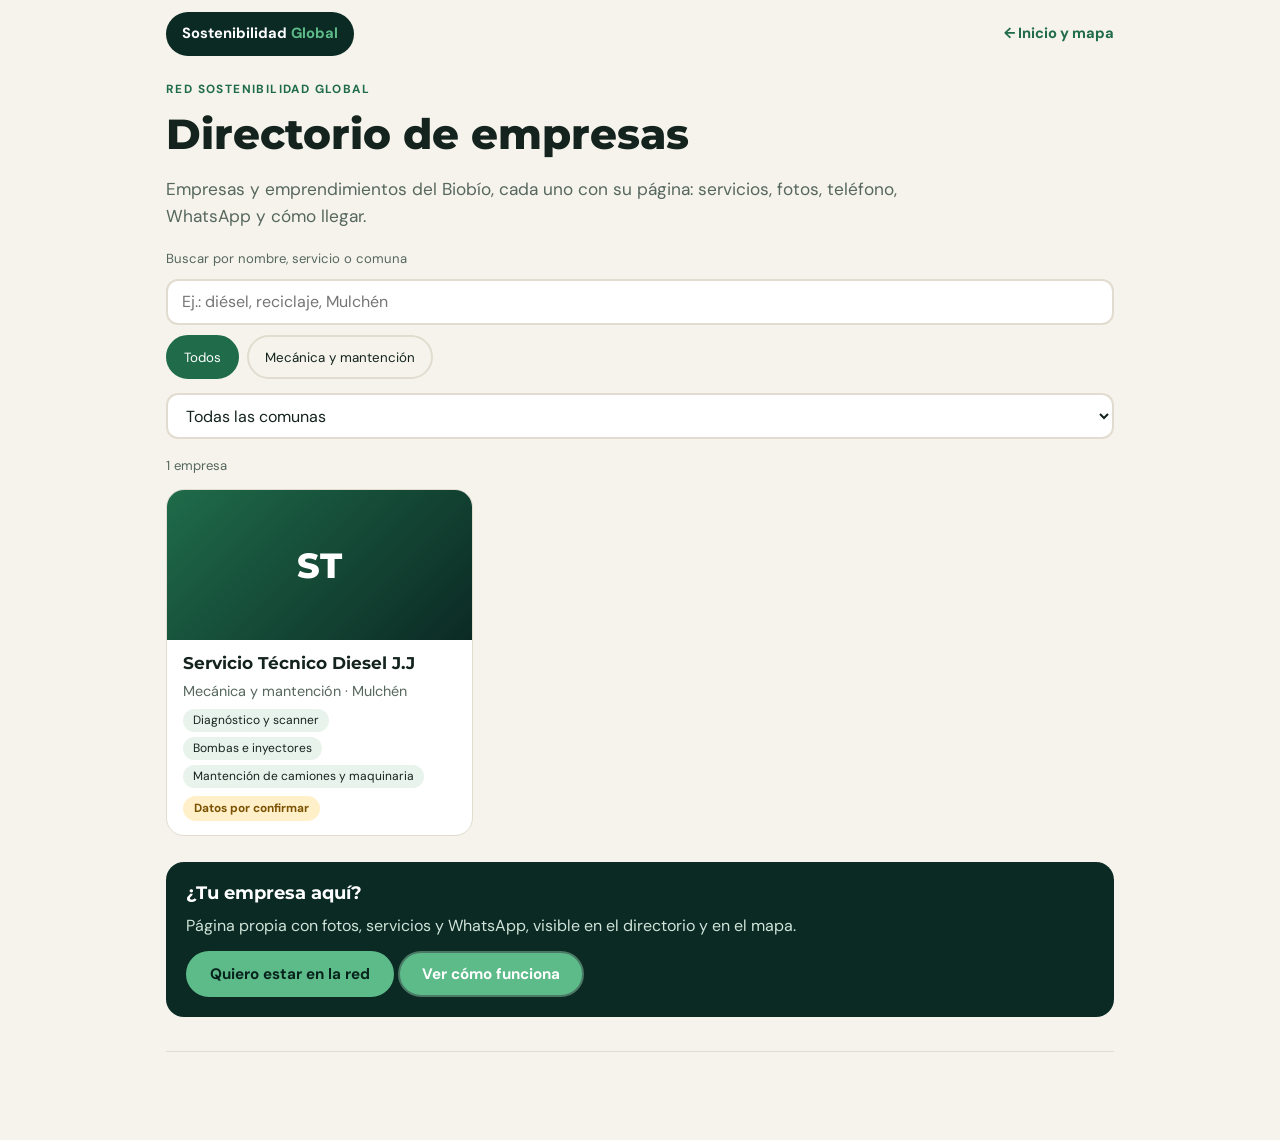
<file: directorio/index.html>
<!doctype html>
<html lang="es">
<head>
<meta charset="utf-8">
<meta name="viewport" content="width=device-width, initial-scale=1, viewport-fit=cover">
<title>Directorio de empresas del Biobío | Sostenibilidad Global</title>
<meta name="description" content="Empresas y emprendimientos de la Provincia de Biobío con página propia: busca por rubro, comuna o servicio.">
<meta property="og:title" content="Directorio de empresas del Biobío | Sostenibilidad Global">
<meta property="og:description" content="Empresas y emprendimientos de la Provincia de Biobío con página propia: busca por rubro, comuna o servicio.">
<meta property="og:type" content="website">

<link rel="icon" href="data:image/svg+xml,%3Csvg xmlns=%22http://www.w3.org/2000/svg%22 viewBox=%220 0 100 100%22%3E%3Ctext y=%22.9em%22 font-size=%2290%22%3E🌿%3C/text%3E%3C/svg%3E">
<link rel="preconnect" href="https://fonts.googleapis.com">
<link rel="stylesheet" href="https://fonts.googleapis.com/css2?family=DM+Sans:wght@400;500;700&family=Montserrat:wght@600;700;800&display=swap">

<link rel="stylesheet" href="../assets/css/ficha.css">
</head>
<body>
<!-- generado por tools/generar.py: no editar a mano, se regenera -->
<header class="top"><a class="brand" href="../">Sostenibilidad <b>Global</b></a><a href="../">← Inicio y mapa</a></header>
<main class="w" id="dir">
<p class="ey">Red Sostenibilidad Global</p>
<h1>Directorio de empresas</h1>
<p class="lead">Empresas y emprendimientos del Biobío, cada uno con su página: servicios, fotos, teléfono, WhatsApp y cómo llegar.</p>
<div class="fl">
<label class="nota" for="q">Buscar por nombre, servicio o comuna</label>
<input id="q" type="search" placeholder="Ej.: diésel, reciclaje, Mulchén" autocomplete="off">
<div class="chips" id="rb" role="group" aria-label="Filtrar por rubro"><button type="button" data-r="" aria-pressed="true">Todos</button><button type="button" data-r="mecanica" aria-pressed="false">Mecánica y mantención</button></div>
<select id="co" aria-label="Filtrar por comuna"><option value="">Todas las comunas</option><option>Mulchén</option></select>
</div>
<p class="nota" id="dcount" aria-live="polite"></p>
<div class="grid"><a class="emp" data-ev="ficha/diesel-jj/directorio" href="../empresas/diesel-jj/" data-rubro="mecanica" data-comuna="Mulchén" data-texto="Servicio Técnico Diesel J.J Motores y maquinaria diésel Mecánica y mantención Mulchén Taller especializado en motores diésel para camiones, maquinaria agrícola y forestal. Diagnóstico, reparación y atención en terreno en Mulchén y alrededores. Diagnóstico y scanner Bombas e inyectores Mantención de camiones y maquinaria Servicio en terreno Residuos del taller"><div class="ph" aria-hidden="true">ST</div><div class="b"><h3>Servicio Técnico Diesel J.J</h3><p>Mecánica y mantención · Mulchén</p><div class="tags"><span>Diagnóstico y scanner</span><span>Bombas e inyectores</span><span>Mantención de camiones y maquinaria</span></div><div><span class="bd pr">Datos por confirmar</span></div></div></a></div>
<div class="vacio" id="vacio" hidden>No encontramos empresas con ese filtro. Prueba con otra palabra o quita un filtro.</div>
<section class="unete"><h2>¿Tu empresa aquí?</h2><p>Página propia con fotos, servicios y WhatsApp, visible en el directorio y en el mapa.</p>
<a class="btn" data-ev="wa/sitio/directorio" href="https://wa.me/56985947020?text=Hola%2C%20quiero%20que%20mi%20empresa%20aparezca%20en%20el%20directorio%20de%20Sostenibilidad%20Global.%0A%0A%28Origen%3A%20directorio%29" target="_blank" rel="noopener">Quiero estar en la red</a> <a class="btn alt" style="color:#fff;border-color:#4a7a66" href="../index.html#empresas">Ver cómo funciona</a></section>
<p class="foot"><small id="visitas" class="vis" hidden></small></p>
</main>
<script src="../assets/js/comun.js"></script>
<script src="../assets/js/ficha.js"></script>
<script src="../assets/js/contador.js" data-config="../data/config.json" defer></script>
</body>
</html>
</file>
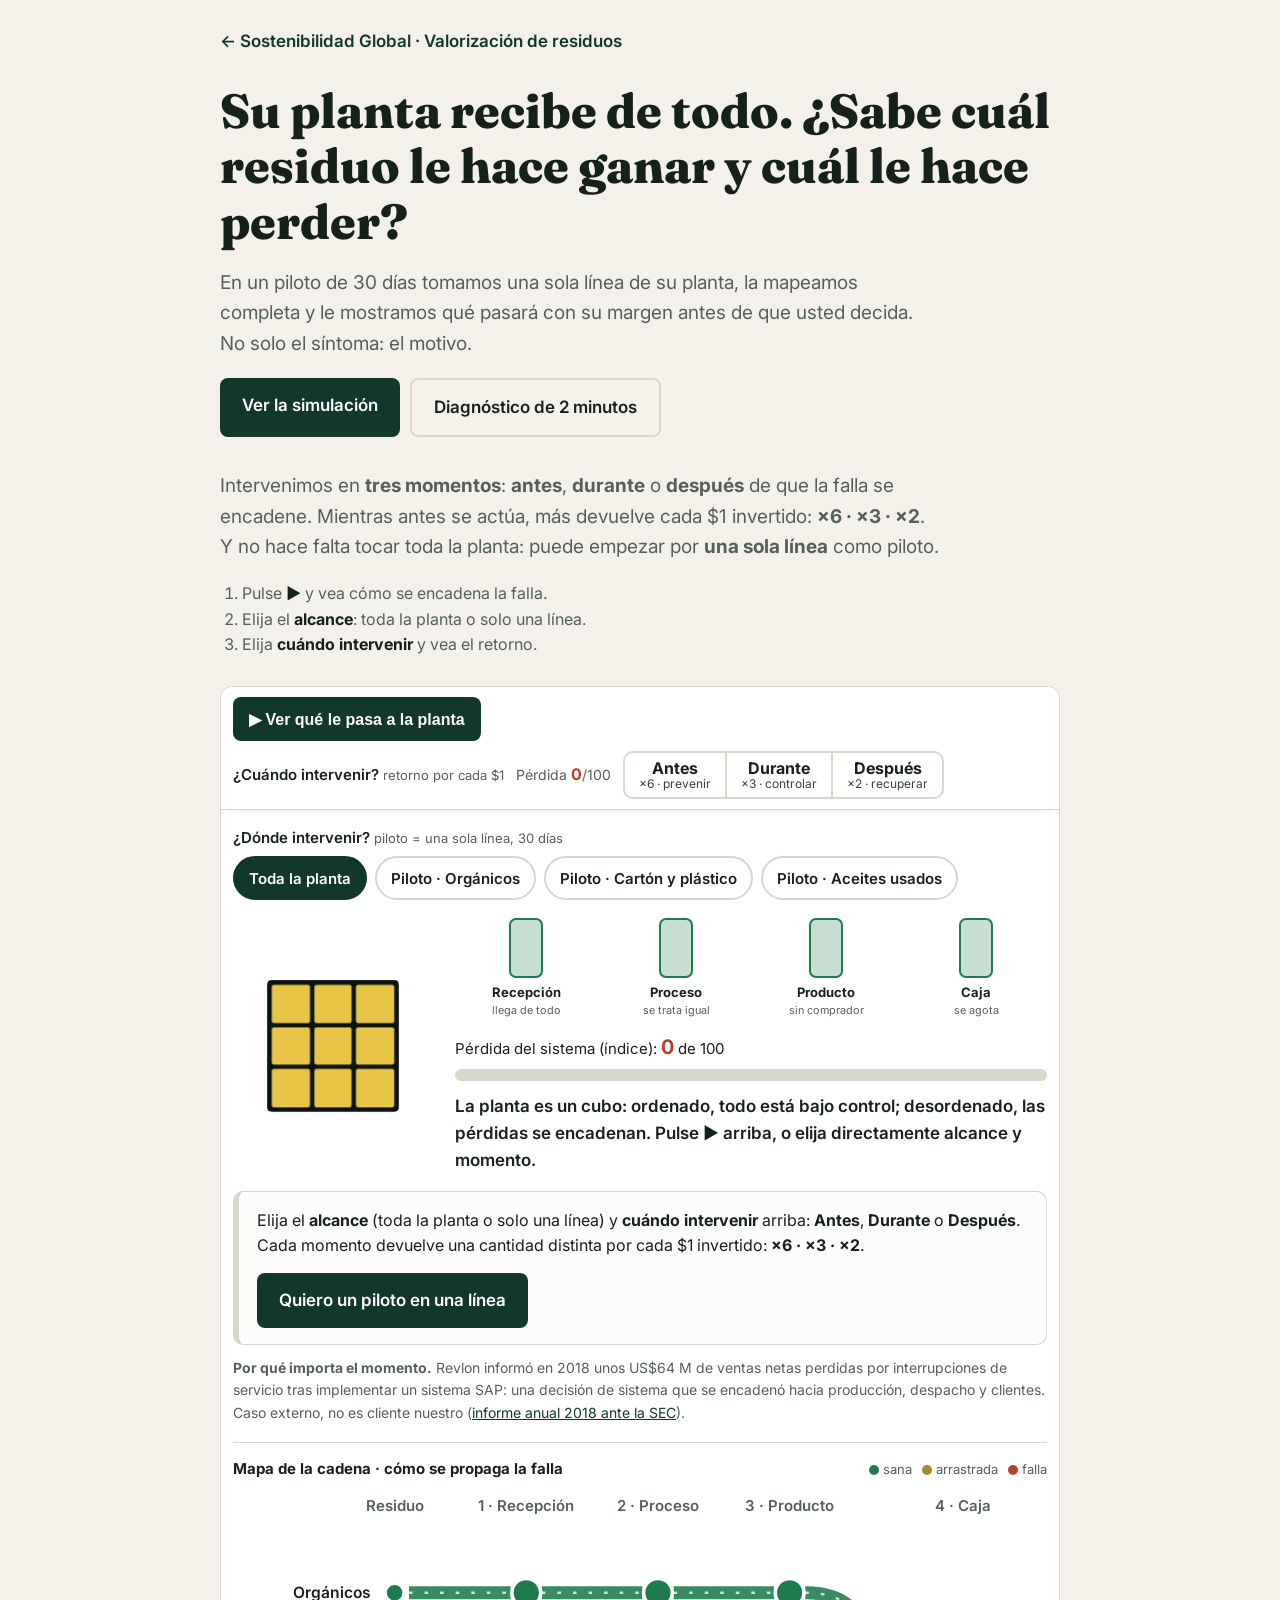
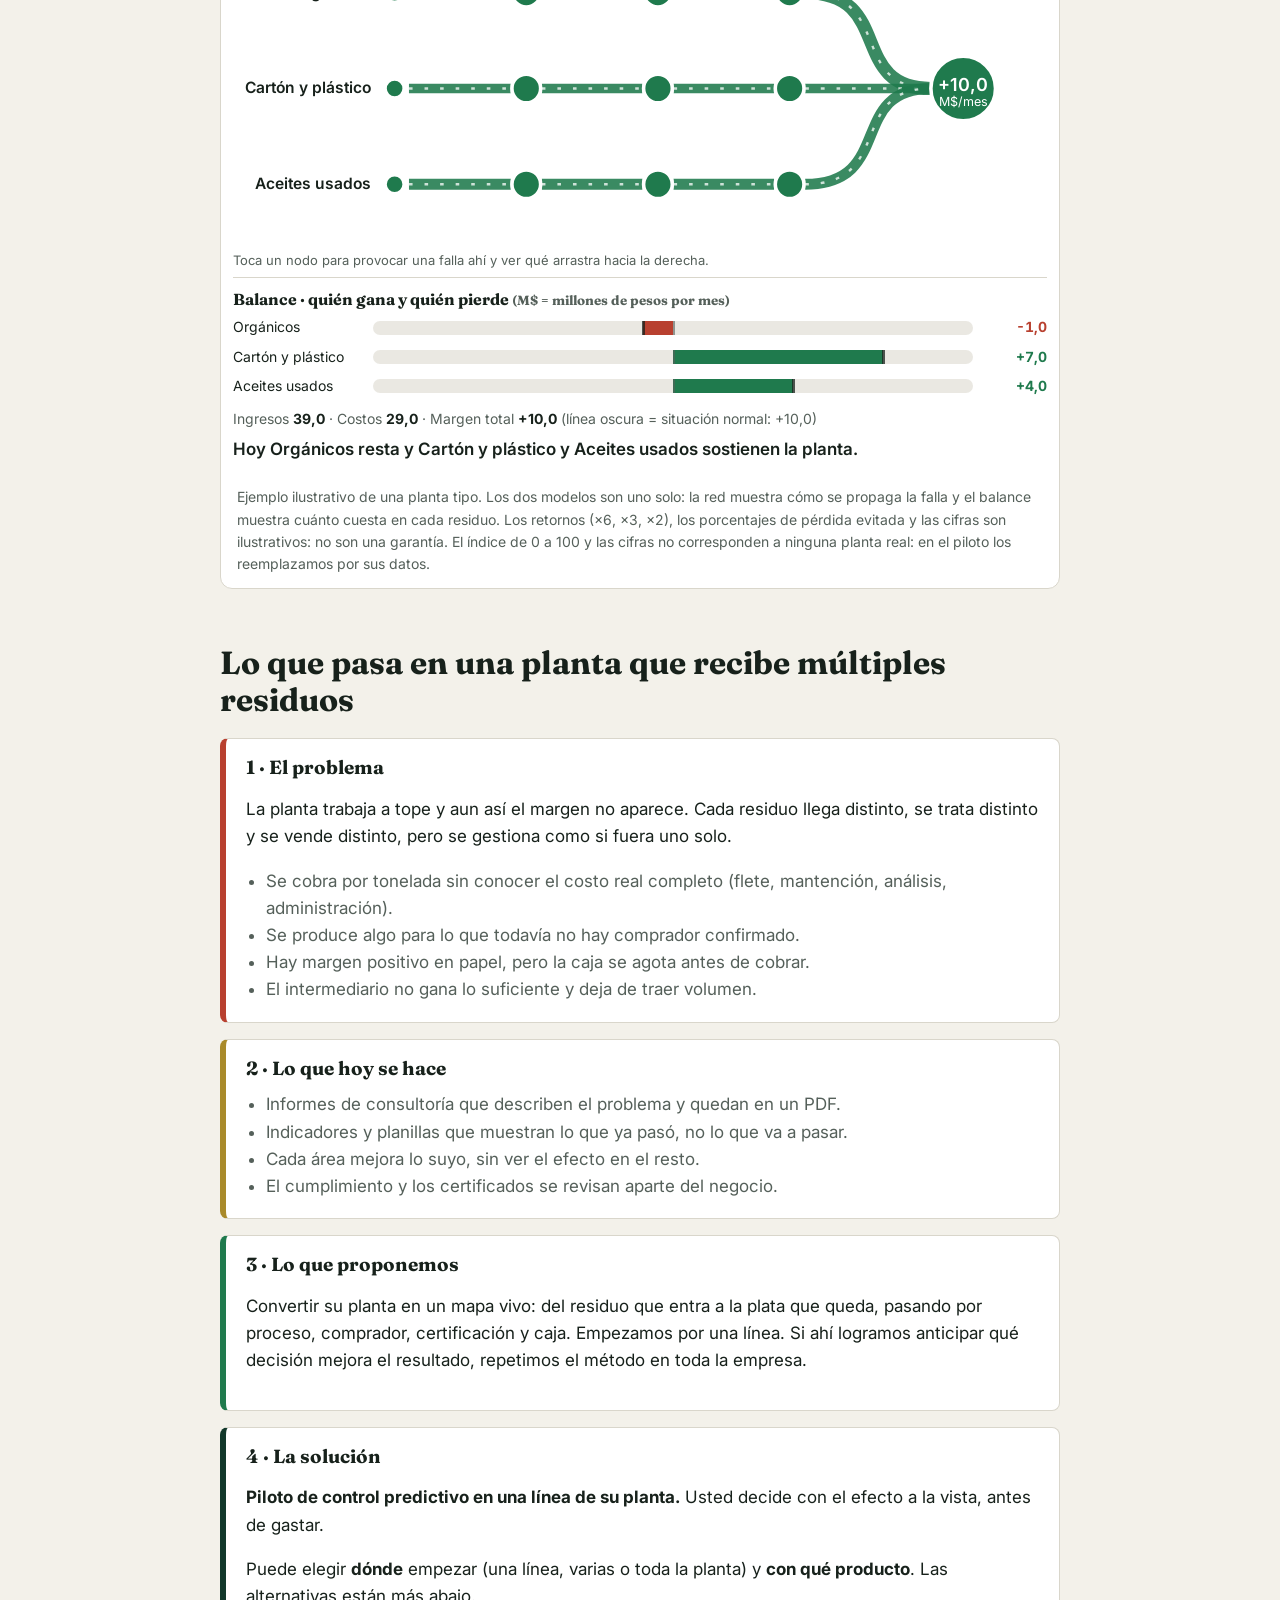
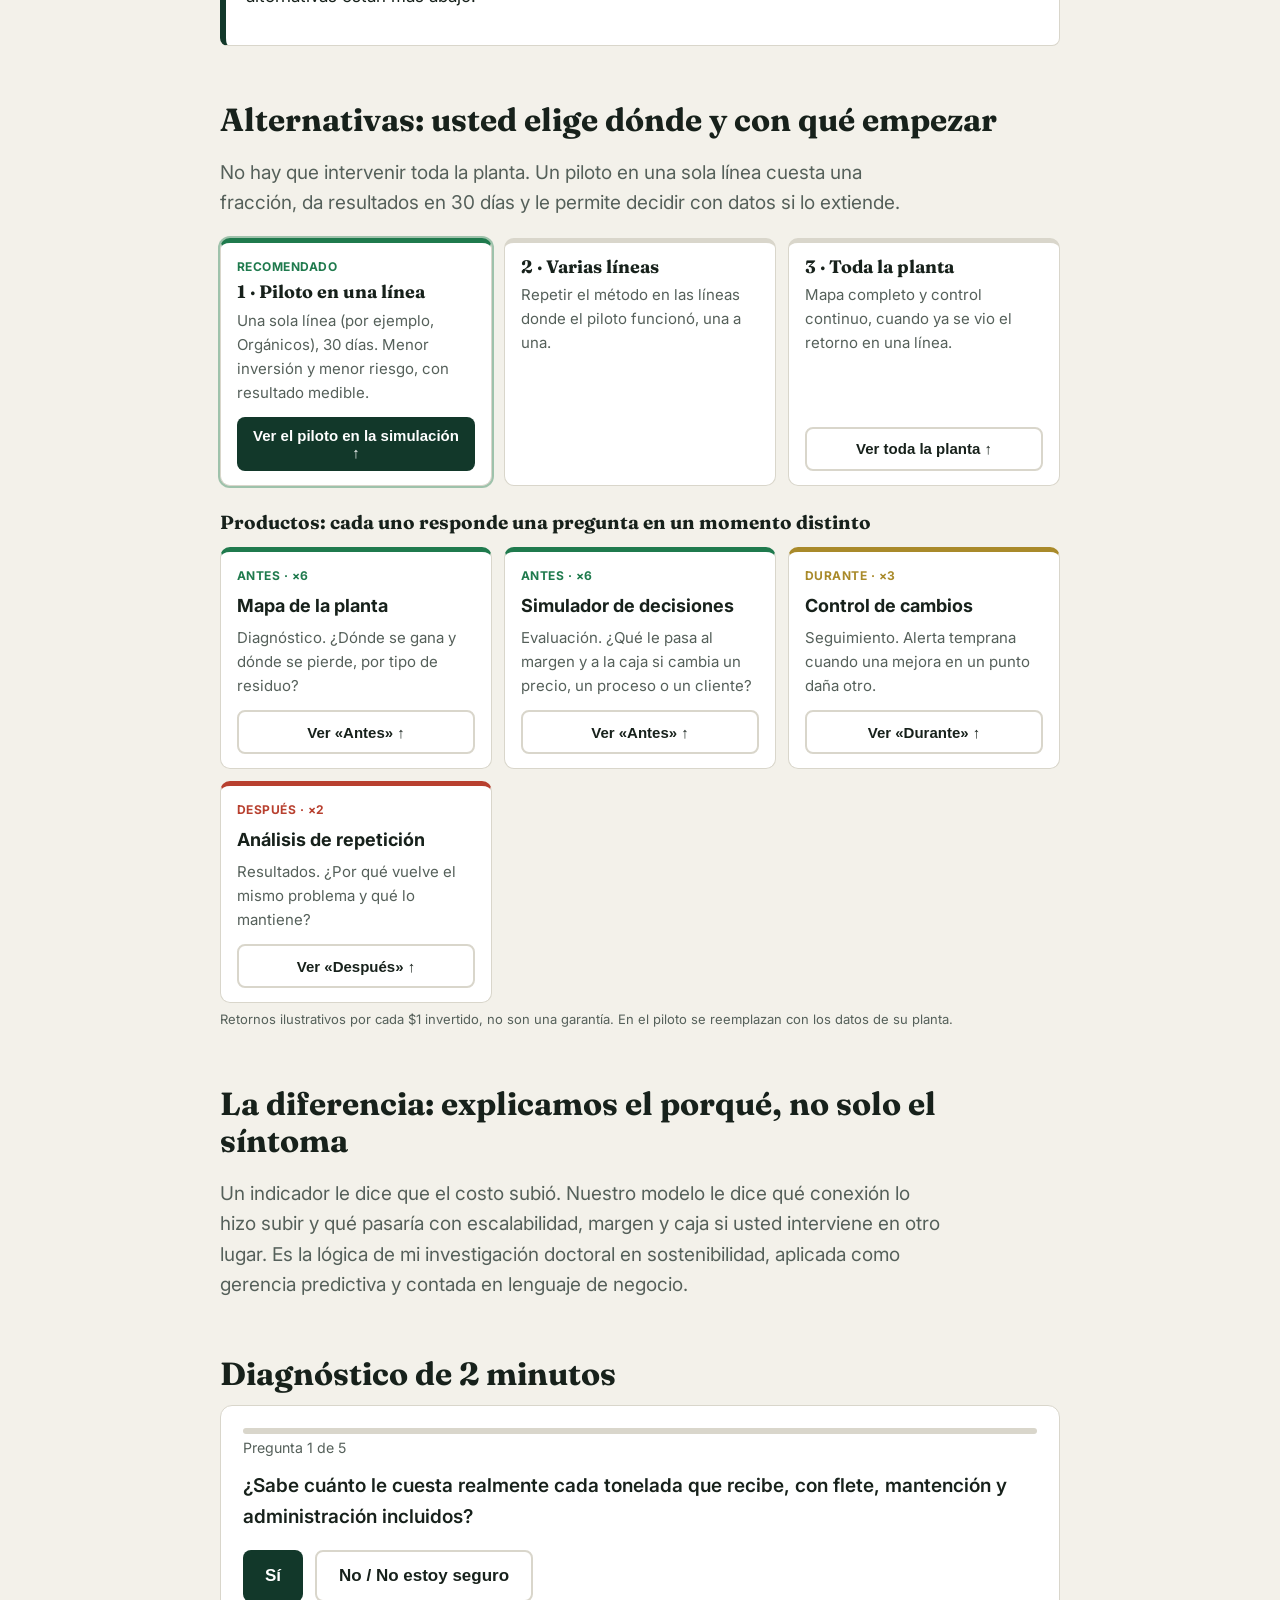
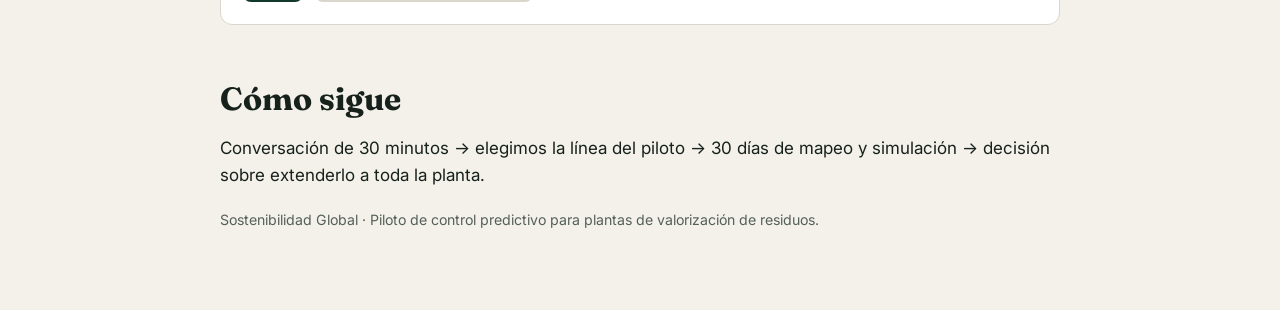
<file: valorizacion/index.html>
<!doctype html>
<html lang="es">
<head>
<meta charset="utf-8">
<meta name="viewport" content="width=device-width, initial-scale=1, viewport-fit=cover">
<meta name="description" content="Piloto de control predictivo para plantas de valorización de residuos: mapa de pérdidas y ganancias por residuo."><title>Sostenibilidad Global · Piloto predictivo para plantas de valorización</title>
<link rel="stylesheet" href="https://fonts.googleapis.com/css2?family=Fraunces:wght@600;800&family=Inter:wght@400;600&display=swap">
<style>
:root{--bg:#f3f1ea;--tx:#17211b;--mu:#55605a;--card:#fff;--ln:#d9d6cb;--g:#1f7a4d;--r:#b8402f;--ink:#12382a;--on:#fff;--am:#a98a2a}
@media (prefers-color-scheme:dark){:root:not([data-theme="light"]){--bg:#0f1713;--tx:#eef1ec;--mu:#a3b0a8;--card:#18231d;--ln:#2c3a32;--g:#4cc58a;--r:#ef7b6a;--ink:#4cc58a;--on:#0f1713;--am:#d9b94a}}
:root[data-theme="dark"]{--bg:#0f1713;--tx:#eef1ec;--mu:#a3b0a8;--card:#18231d;--ln:#2c3a32;--g:#4cc58a;--r:#ef7b6a;--ink:#4cc58a;--on:#0f1713;--am:#d9b94a}
*{box-sizing:border-box}
:root{padding-top:env(safe-area-inset-top,0px);padding-bottom:env(safe-area-inset-bottom,0px)}
html{scroll-padding-top:env(safe-area-inset-top,0px)}
body{margin:0;background:var(--bg);color:var(--tx);font:17px/1.6 Inter,system-ui,sans-serif}
.w{max-width:880px;margin:0 auto;padding:28px 20px 60px}
h1,h2,h3{font-family:Fraunces,Georgia,serif;line-height:1.15;margin:0 0 12px}
h1{font-size:clamp(30px,6vw,48px);font-weight:800}
h2{font-size:clamp(24px,4vw,32px);margin-top:56px}
h3{font-size:19px}
.lead{font-size:19px;color:var(--mu);max-width:60ch}
.brand{font-weight:600;color:var(--ink);margin-bottom:28px}
.btn{display:inline-block;background:var(--ink);color:var(--on);padding:14px 22px;border-radius:8px;font-weight:600;text-decoration:none;border:0;font-size:17px;cursor:pointer}
.btn.alt{background:transparent;color:var(--tx);border:2px solid var(--ln)}
.btn:focus-visible,button:focus-visible{outline:3px solid var(--g);outline-offset:3px}
.fig{background:var(--card);border:1px solid var(--ln);border-radius:12px;padding:12px;margin:28px 0;overflow-x:auto}
.fig svg{width:100%;min-width:560px;height:auto;display:block}
.cap{font-size:14px;color:var(--mu);margin:6px 4px 0}
.steps{display:grid;gap:16px;margin-top:20px}
.step{background:var(--card);border:1px solid var(--ln);border-left:6px solid var(--ln);border-radius:8px;padding:18px 20px}
.step.p{border-left-color:var(--r)}.step.h{border-left-color:#a98a2a}.step.q{border-left-color:var(--g)}.step.s{border-left-color:var(--ink)}
.step ul{margin:8px 0 0;padding-left:20px;color:var(--mu)}
.prod{display:grid;gap:12px;grid-template-columns:repeat(auto-fit,minmax(230px,1fr));margin-top:14px}
.prod div{background:var(--card);border:1px solid var(--ln);border-radius:8px;padding:14px}
.prod b{display:block;color:var(--ink)}
.q-box{background:var(--card);border:1px solid var(--ln);border-radius:12px;padding:22px}
.q-box p.q{font-weight:600;font-size:19px;margin:10px 0 18px}
.q-box .row{display:flex;gap:12px;flex-wrap:wrap}
.bar{height:6px;background:var(--ln);border-radius:3px;overflow:hidden}.bar i{display:block;height:100%;background:var(--g);width:0;transition:width .3s}
.res{display:none}.res.on{display:block}
small{color:var(--mu)}
@media (prefers-reduced-motion:reduce){.bar i{transition:none}}
.lab-row{display:grid;grid-template-columns:200px 1fr;gap:22px;align-items:center}
@media(max-width:600px){.lab-row{grid-template-columns:1fr}}
.cubebox{height:190px;display:grid;place-items:center;perspective:700px}
.cube{--s:120px;position:relative;width:var(--s);height:var(--s);transform-style:preserve-3d;animation:spin 14s linear infinite}
@keyframes spin{from{transform:rotateX(-24deg) rotateY(0)}to{transform:rotateX(-24deg) rotateY(360deg)}}
.face{position:absolute;inset:0;display:grid;grid:repeat(3,1fr)/repeat(3,1fr);gap:4px;padding:4px;background:#0a1410;border-radius:5px;transition:transform .9s}
.face:nth-child(1){transform:translateZ(60px) rotate(var(--tw,0deg))}.face:nth-child(2){transform:rotateY(90deg) translateZ(60px) rotate(var(--tw,0deg))}
.face:nth-child(3){transform:rotateY(180deg) translateZ(60px) rotate(var(--tw,0deg))}.face:nth-child(4){transform:rotateY(-90deg) translateZ(60px) rotate(var(--tw,0deg))}
.face:nth-child(5){transform:rotateX(90deg) translateZ(60px) rotate(var(--tw,0deg))}.face:nth-child(6){transform:rotateX(-90deg) translateZ(60px) rotate(var(--tw,0deg))}
.face i{border-radius:2px;transition:background .5s}
.pieces{display:grid;grid-template-columns:repeat(4,1fr);gap:8px;margin-bottom:14px}
.pc{text-align:center;font-size:13px;line-height:1.25}.pc b{display:block}.pc small{color:var(--mu)}
.tile{display:block;width:34px;height:60px;margin:0 auto 6px;border-radius:7px;border:2px solid var(--g);background:color-mix(in srgb,var(--g) 25%,var(--card));transform-origin:100% 100%;transition:transform .6s cubic-bezier(.5,0,.9,.6),border-color .4s,background .4s}
.pc.fell .tile{transform:rotate(62deg);border-color:var(--r);background:color-mix(in srgb,var(--r) 30%,var(--card))}
.lbl{font-size:15px;margin-bottom:6px}.lbl b{color:var(--r);font-size:20px}
.meter{position:relative;height:12px;border-radius:9px;background:var(--ln);overflow:hidden}
.meter i{position:absolute;top:0;left:0;height:100%;width:0;background:var(--r);transition:width .6s}
.meter .sv{background:repeating-linear-gradient(135deg,var(--g) 0 4px,transparent 4px 8px);transition:left .6s,width .6s}
.msg{min-height:3.2em;margin:12px 0 0;font-weight:600}
.ctl{position:sticky;top:0;z-index:20;margin:-12px -12px 16px;padding:10px 12px;background:var(--card);border-bottom:1px solid var(--ln);border-radius:12px 12px 0 0;display:flex;flex-wrap:wrap;gap:10px 16px;align-items:center;box-shadow:0 4px 10px -8px rgba(0,0,0,.35)}
.ctl .btn{padding:10px 16px;font-size:16px;min-height:44px}
.when{display:flex;flex-wrap:nowrap;align-items:center;gap:6px 12px}
.when .q{font-weight:600;font-size:15px}
.seg{display:inline-flex;border:2px solid var(--ln);border-radius:10px;overflow:hidden}
.seg button{font:600 16px Inter,system-ui,sans-serif;min-height:40px;min-width:84px;padding:6px 14px;background:transparent;color:var(--tx);border:0;cursor:pointer}
.seg button+button{border-left:2px solid var(--ln)}
.seg button[aria-pressed="true"]{background:var(--ink);color:var(--on)}
.seg button{display:flex;flex-direction:column;align-items:center;justify-content:center;line-height:1.15}
.seg button small{font-size:12px;font-weight:400;color:inherit;opacity:.85}
.when .q em{font-style:normal;font-weight:400;font-size:13px;color:var(--mu)}
.offer{margin:16px 0 0;padding:16px 18px;border:1px solid var(--ln);border-left:6px solid var(--oc,var(--ln));border-radius:10px;background:color-mix(in srgb,var(--oc,var(--ln)) 8%,var(--card))}
.of-n{font-size:16px}
.of-h{display:flex;flex-wrap:wrap;align-items:baseline;gap:4px 14px}
.of-x{font:800 clamp(40px,9vw,56px)/1 Fraunces,Georgia,serif;color:var(--oc)}
.of-t{font-size:16px;font-weight:600}
.of-k{display:grid;grid-template-columns:repeat(auto-fit,minmax(150px,1fr));gap:10px;margin:12px 0}
.of-k div{background:var(--card);border:1px solid var(--ln);border-radius:8px;padding:10px 12px;font-size:13px;color:var(--mu)}
.of-k b{display:block;font-size:20px;color:var(--tx);font-variant-numeric:tabular-nums}
.of-w{display:flex;flex-wrap:wrap;gap:8px;font-size:14px}
.of-w span{border:1px solid var(--oc);border-radius:999px;padding:4px 12px}
.of-w em{font-style:normal;color:var(--mu)}
.how{margin:0 0 6px;padding-left:22px;color:var(--mu);font-size:16px}.how b{color:var(--tx)}
.scope{margin:0 0 14px;display:grid;gap:6px}
.scope .q{font-weight:600;font-size:15px}.scope .q em{font-style:normal;font-weight:400;font-size:13px;color:var(--mu)}
.chips{display:flex;gap:8px;overflow-x:auto;-webkit-overflow-scrolling:touch;padding-bottom:4px}
.chips button{flex:0 0 auto;font:600 15px Inter,system-ui,sans-serif;min-height:44px;padding:6px 14px;border-radius:999px;border:2px solid var(--ln);background:transparent;color:var(--tx);cursor:pointer;white-space:nowrap}
.chips button[aria-pressed="true"]{background:var(--ink);color:var(--on);border-color:var(--ink)}
.chips button:focus-visible,.seg button:focus-visible{outline:3px solid var(--g);outline-offset:2px}
#net .band{fill:var(--g);opacity:.12}
#net .ln.pil{font-weight:800}
.of-p{margin:0 0 10px;font-size:14px}
.of-cta{margin-top:14px}
.of-cta .btn{display:block;text-align:center;width:100%}
@media(min-width:601px){.of-cta .btn{display:inline-block;width:auto}}
.alt3,.alt4{display:grid;gap:12px;margin-top:14px}
.alt3{grid-template-columns:repeat(auto-fit,minmax(230px,1fr))}.alt4{grid-template-columns:repeat(auto-fit,minmax(230px,1fr))}
.al{position:relative;background:var(--card);border:1px solid var(--ln);border-top:5px solid var(--c,var(--ln));border-radius:10px;padding:14px 16px;display:flex;flex-direction:column;gap:6px}
.al.rec{border-top-color:var(--g);box-shadow:0 0 0 2px color-mix(in srgb,var(--g) 40%,transparent)}
.al h3,.al b{margin:0;font-size:18px;color:var(--tx)}.al p{margin:0;color:var(--mu);font-size:15px;flex:1}
.al .btn{padding:10px 14px;font-size:15px;min-height:44px;margin-top:6px}
.tg{align-self:flex-start;font-size:12px;font-weight:700;letter-spacing:.04em;text-transform:uppercase;color:var(--c,var(--g))}
.ref{font-size:14px;color:var(--mu);margin:12px 0 0}.ref a{color:var(--ink)}
.vis{font-size:14px;color:var(--mu)}
.mini{font-size:14px;color:var(--mu)}.mini b{color:var(--r);font-size:16px}
@media(max-width:600px){
 .ctl{display:grid;gap:8px;padding:8px 10px;margin:-12px -12px 12px}
 .ctl .btn{width:100%;padding:8px 12px}
 .when{display:grid;grid-template-columns:1fr auto;gap:6px 10px}
 .when .q{font-size:14px}
 .mini{text-align:right}
 .seg{grid-column:1/-1;display:grid;grid-template-columns:repeat(3,1fr);width:100%}
 .seg button{min-width:0;min-height:44px;padding:6px 4px;font-size:15px}
}
@media(prefers-reduced-motion:reduce){.cube{animation:none}.tile,.face,.meter i{transition:none}}

.fig.lab{overflow:visible}.lab-row>*{min-width:0}.mh{display:none}@media(max-width:600px){.mh{display:inline}}.nets{overflow-x:auto;-webkit-overflow-scrolling:touch}
.net{margin-top:18px;border-top:1px solid var(--ln);padding-top:14px}
.net-h{display:flex;flex-wrap:wrap;gap:6px 16px;justify-content:space-between;align-items:baseline;font-size:15px;margin-bottom:4px}
.lg{font-size:13px;color:var(--mu)}.lg i{display:inline-block;width:10px;height:10px;border-radius:50%;margin:0 4px 0 10px;vertical-align:-1px}
.lg i.ok,.nd .c.ok{background:var(--g);fill:var(--g)}.lg i.ca{background:var(--am)}.lg i.fa{background:var(--r)}
#net{width:100%;min-width:600px;height:auto;display:block}
#net text{font:600 13px Inter,system-ui,sans-serif;fill:var(--tx)}
#net .hd{font-size:12.5px;fill:var(--mu);text-anchor:middle}
#net .ln{text-anchor:end;font-size:13px}
#net .eg{fill:none;stroke-linecap:butt;transition:stroke .5s,stroke-width .6s;opacity:.88}
#net .fw{fill:none;stroke:var(--card);stroke-width:2;stroke-dasharray:3 10;opacity:.75;animation:flow 1.6s linear infinite}
@keyframes flow{to{stroke-dashoffset:-13}}
#net .ok{stroke:var(--g)}#net .ca{stroke:var(--am)}#net .fa{stroke:var(--r)}
#net .nd{cursor:pointer;outline:none}
#net .nd .c{stroke:var(--card);stroke-width:3;transition:fill .5s}
#net .nd .c.ok{fill:var(--g)}#net .nd .c.ca{fill:var(--am)}#net .nd .c.fa{fill:var(--r)}
#net .nd .hit{fill:transparent}
#net .nd:hover .c,#net .nd:focus-visible .c{stroke:var(--tx)}
#net .cj{font-size:15px;text-anchor:middle;fill:#fff;pointer-events:none}#net .cu{font-size:10.5px;text-anchor:middle;fill:#fff;pointer-events:none;font-weight:400}
.bal{margin-top:6px;padding-top:12px;border-top:1px solid var(--ln)}
.bal h3{font-size:16px;margin:0 0 8px}
.br{display:grid;grid-template-columns:130px 1fr 64px;gap:10px;align-items:center;margin:7px 0;font-size:14px}
.bt{position:relative;height:14px;background:color-mix(in srgb,var(--ln) 55%,transparent);border-radius:7px;overflow:hidden}
.bt::after{content:"";position:absolute;left:50%;top:0;bottom:0;width:2px;background:var(--mu);opacity:.6}
.bt .fl{position:absolute;top:0;height:100%;transition:left .6s,width .6s,background .4s}
.bt .fl.p{background:var(--g)}.bt .fl.n{background:var(--r)}
.bt .bs0{position:absolute;top:-2px;bottom:-2px;width:3px;background:var(--tx);opacity:.75;z-index:1;border-radius:2px}
.bv{text-align:right;font-variant-numeric:tabular-nums}.bv.n{color:var(--r)}.bv.p{color:var(--g)}
.btot{margin:10px 0 0;font-size:14px;color:var(--mu)}.btot b{color:var(--tx)}
.bsum{margin:6px 0 0;font-weight:600;min-height:2.6em}
.hint{font-size:13px;color:var(--mu);margin:6px 0 0}
@media(max-width:600px){.br{grid-template-columns:96px 1fr 56px;font-size:13px}}
@media(prefers-reduced-motion:reduce){#net .fw{animation:none}#net .eg,#net .nd .c,.bt .fl{transition:none}}
</style>
</head>
<body>
<div class="w">
<div class="brand"><a href="../" style="color:inherit;text-decoration:none">← Sostenibilidad Global</a> · Valorización de residuos</div>

<h1>Su planta recibe de todo. ¿Sabe cuál residuo le hace ganar y cuál le hace perder?</h1>
<p class="lead">En un piloto de 30 días tomamos una sola línea de su planta, la mapeamos completa y le mostramos qué pasará con su margen antes de que usted decida. No solo el síntoma: el motivo.</p>
<p style="display:flex;flex-wrap:wrap;gap:10px"><a class="btn" href="#sim">Ver la simulación</a> <a class="btn alt" href="#diagnostico">Diagnóstico de 2 minutos</a></p>

<p class="lead" style="margin-top:34px">Intervenimos en <b>tres momentos</b>: <b>antes</b>, <b>durante</b> o <b>después</b> de que la falla se encadene. Mientras antes se actúa, más devuelve cada $1 invertido: <b>×6 · ×3 · ×2</b>. Y no hace falta tocar toda la planta: puede empezar por <b>una sola línea</b> como piloto.</p>
<ol class="how"><li>Pulse <b>▶</b> y vea cómo se encadena la falla.</li><li>Elija el <b>alcance</b>: toda la planta o solo una línea.</li><li>Elija <b>cuándo intervenir</b> y vea el retorno.</li></ol>
<div class="fig lab" id="sim">
<div class="ctl" role="group" aria-label="Controles de la simulación">
<button class="btn" id="play" type="button">▶ Ver qué le pasa a la planta</button>
<div class="when" id="when" role="group" aria-label="¿Cuándo intervenir?">
<span class="q">¿Cuándo intervenir? <em>retorno por cada $1</em></span><span class="mini" aria-hidden="true">Pérdida <b id="ix2">0</b>/100</span>
<span class="seg"><button type="button" data-m="a" aria-pressed="false"><b>Antes</b><small>×6 · prevenir</small></button><button type="button" data-m="d" aria-pressed="false"><b>Durante</b><small>×3 · controlar</small></button><button type="button" data-m="r" aria-pressed="false"><b>Después</b><small>×2 · recuperar</small></button></span>
</div>
</div>
<div class="scope" id="scope" role="group" aria-label="Alcance de la intervención">
<span class="q">¿Dónde intervenir? <em>piloto = una sola línea, 30 días</em></span>
<span class="chips"><button type="button" data-sc="all" aria-pressed="true">Toda la planta</button><button type="button" data-sc="0" aria-pressed="false">Piloto · Orgánicos</button><button type="button" data-sc="1" aria-pressed="false">Piloto · Cartón y plástico</button><button type="button" data-sc="2" aria-pressed="false">Piloto · Aceites usados</button></span>
</div>
<div class="lab-row">
<div class="cubebox" role="img" aria-label="Cubo de seis colores: ordenado cuando la planta está bajo control, desordenado cuando las pérdidas se encadenan"><div class="cube" id="cube"></div></div>
<div class="board">
<div class="pieces">
<div class="pc"><span class="tile"></span><b>Recepción</b><small>llega de todo</small></div>
<div class="pc"><span class="tile"></span><b>Proceso</b><small>se trata igual</small></div>
<div class="pc"><span class="tile"></span><b>Producto</b><small>sin comprador</small></div>
<div class="pc"><span class="tile"></span><b>Caja</b><small>se agota</small></div>
</div>
<div class="lbl">Pérdida del sistema (índice): <b id="ix">0</b> de 100</div>
<div class="meter"><i id="mi"></i><i class="sv" id="sv"></i></div>
<p class="msg" id="msg" aria-live="polite">La planta es un cubo: ordenado, todo está bajo control; desordenado, las pérdidas se encadenan. Pulse ▶ arriba, o elija directamente alcance y momento.</p>
</div>
</div>
<div class="offer" id="offer" aria-live="polite"></div>
<p class="ref"><b>Por qué importa el momento.</b> Revlon informó en 2018 unos US$64 M de ventas netas perdidas por interrupciones de servicio tras implementar un sistema SAP: una decisión de sistema que se encadenó hacia producción, despacho y clientes. Caso externo, no es cliente nuestro (<a href="https://www.sec.gov/Archives/edgar/data/887921/000088792119000004/rev201810-k.htm" target="_blank" rel="noopener">informe anual 2018 ante la SEC</a>).</p>
<div class="net">
<div class="net-h"><b>Mapa de la cadena · cómo se propaga la falla</b><span class="lg"><i class="ok"></i>sana<i class="ca"></i>arrastrada<i class="fa"></i>falla</span></div>
<div class="nets"><svg id="net" viewBox="0 0 680 300" role="group" aria-label="Red de la planta: tres residuos recorren recepción, proceso, producto y caja. Cada nodo se puede activar para simular una falla en ese punto."></svg></div>
<p class="hint">Toca un nodo para provocar una falla ahí y ver qué arrastra hacia la derecha.<span class="mh"> Desliza la red de lado para verla completa.</span></p>
</div>
<div class="bal"><h3>Balance · quién gana y quién pierde <small>(M$ = millones de pesos por mes)</small></h3>
<div id="bal"></div>
<p class="btot" id="btot"></p>
<p class="bsum" id="bsum"></p></div>
<p class="cap">Ejemplo ilustrativo de una planta tipo. Los dos modelos son uno solo: la red muestra cómo se propaga la falla y el balance muestra cuánto cuesta en cada residuo. Los retornos (×6, ×3, ×2), los porcentajes de pérdida evitada y las cifras son ilustrativos: no son una garantía. El índice de 0 a 100 y las cifras no corresponden a ninguna planta real: en el piloto los reemplazamos por sus datos.</p>
</div>

<h2>Lo que pasa en una planta que recibe múltiples residuos</h2>
<div class="steps">
<div class="step p"><h3>1 · El problema</h3>
<p>La planta trabaja a tope y aun así el margen no aparece. Cada residuo llega distinto, se trata distinto y se vende distinto, pero se gestiona como si fuera uno solo.</p>
<ul><li>Se cobra por tonelada sin conocer el costo real completo (flete, mantención, análisis, administración).</li>
<li>Se produce algo para lo que todavía no hay comprador confirmado.</li>
<li>Hay margen positivo en papel, pero la caja se agota antes de cobrar.</li>
<li>El intermediario no gana lo suficiente y deja de traer volumen.</li></ul></div>

<div class="step h"><h3>2 · Lo que hoy se hace</h3>
<ul><li>Informes de consultoría que describen el problema y quedan en un PDF.</li>
<li>Indicadores y planillas que muestran lo que ya pasó, no lo que va a pasar.</li>
<li>Cada área mejora lo suyo, sin ver el efecto en el resto.</li>
<li>El cumplimiento y los certificados se revisan aparte del negocio.</li></ul></div>

<div class="step q"><h3>3 · Lo que proponemos</h3>
<p>Convertir su planta en un mapa vivo: del residuo que entra a la plata que queda, pasando por proceso, comprador, certificación y caja. Empezamos por una línea. Si ahí logramos anticipar qué decisión mejora el resultado, repetimos el método en toda la empresa.</p></div>

<div class="step s"><h3>4 · La solución</h3>
<p><b>Piloto de control predictivo en una línea de su planta.</b> Usted decide con el efecto a la vista, antes de gastar.</p>
<p>Puede elegir <b>dónde</b> empezar (una línea, varias o toda la planta) y <b>con qué producto</b>. Las alternativas están más abajo.</p></div>
</div>

<h2 id="alternativas">Alternativas: usted elige dónde y con qué empezar</h2>
<p class="lead">No hay que intervenir toda la planta. Un piloto en una sola línea cuesta una fracción, da resultados en 30 días y le permite decidir con datos si lo extiende.</p>
<div class="alt3">
<div class="al rec"><span class="tg">Recomendado</span><h3>1 · Piloto en una línea</h3><p>Una sola línea (por ejemplo, Orgánicos), 30 días. Menor inversión y menor riesgo, con resultado medible.</p><button class="btn" type="button" data-go="pilot">Ver el piloto en la simulación ↑</button></div>
<div class="al"><h3>2 · Varias líneas</h3><p>Repetir el método en las líneas donde el piloto funcionó, una a una.</p></div>
<div class="al"><h3>3 · Toda la planta</h3><p>Mapa completo y control continuo, cuando ya se vio el retorno en una línea.</p><button class="btn alt" type="button" data-go="all">Ver toda la planta ↑</button></div>
</div>
<h3 style="margin-top:26px">Productos: cada uno responde una pregunta en un momento distinto</h3>
<div class="alt4">
<div class="al" style="--c:var(--g)"><span class="tg">Antes · ×6</span><b>Mapa de la planta</b><p>Diagnóstico. ¿Dónde se gana y dónde se pierde, por tipo de residuo?</p><button class="btn alt" type="button" data-go="a">Ver «Antes» ↑</button></div>
<div class="al" style="--c:var(--g)"><span class="tg">Antes · ×6</span><b>Simulador de decisiones</b><p>Evaluación. ¿Qué le pasa al margen y a la caja si cambia un precio, un proceso o un cliente?</p><button class="btn alt" type="button" data-go="a">Ver «Antes» ↑</button></div>
<div class="al" style="--c:var(--am)"><span class="tg">Durante · ×3</span><b>Control de cambios</b><p>Seguimiento. Alerta temprana cuando una mejora en un punto daña otro.</p><button class="btn alt" type="button" data-go="d">Ver «Durante» ↑</button></div>
<div class="al" style="--c:var(--r)"><span class="tg">Después · ×2</span><b>Análisis de repetición</b><p>Resultados. ¿Por qué vuelve el mismo problema y qué lo mantiene?</p><button class="btn alt" type="button" data-go="r">Ver «Después» ↑</button></div>
</div>
<p class="hint">Retornos ilustrativos por cada $1 invertido, no son una garantía. En el piloto se reemplazan con los datos de su planta.</p>

<h2>La diferencia: explicamos el porqué, no solo el síntoma</h2>
<p class="lead">Un indicador le dice que el costo subió. Nuestro modelo le dice qué conexión lo hizo subir y qué pasaría con escalabilidad, margen y caja si usted interviene en otro lugar. Es la lógica de mi investigación doctoral en sostenibilidad, aplicada como gerencia predictiva y contada en lenguaje de negocio.</p>

<h2 id="diagnostico">Diagnóstico de 2 minutos</h2>
<div class="q-box" id="quiz">
<div class="bar" aria-hidden="true"><i id="pb"></i></div>
<small id="pc"></small>
<p class="q" id="qt"></p>
<div class="row"><button class="btn" id="yes" type="button">Sí</button><button class="btn alt" id="no" type="button">No / No estoy seguro</button></div>
</div>
<div class="q-box res" id="res" aria-live="polite">
<h3 id="rt"></h3><p id="rp"></p>
<p><a class="btn" id="cta" data-ev="wa/sitio/diagnostico" href="https://wa.me/56985947020?text=Hola%2C%20hice%20el%20diagn%C3%B3stico%20y%20quiero%20conversar%20sobre%20el%20piloto%20en%20mi%20planta.%0A%0A(Origen%3A%20diagn%C3%B3stico%20de%20valorizaci%C3%B3n)" target="_blank" rel="noopener">Quiero el piloto en mi planta</a></p>
<small>También: <a href="mailto:sostenibilidadglobalspa@gmail.com">sostenibilidadglobalspa@gmail.com</a></small>
</div>

<h2>Cómo sigue</h2>
<p>Conversación de 30 minutos → elegimos la línea del piloto → 30 días de mapeo y simulación → decisión sobre extenderlo a toda la planta.</p>
<p class="vis" id="visitas" hidden></p>
<p><small>Sostenibilidad Global · Piloto de control predictivo para plantas de valorización de residuos.</small></p>
</div>
<script>
const Q=["¿Sabe cuánto le cuesta realmente cada tonelada que recibe, con flete, mantención y administración incluidos?","¿Sabe qué residuo le deja margen y cuál se lo come?","¿Tiene compradores confirmados para lo que produce?","¿Puede mostrar a un cliente, lote por lote, qué pasó con su residuo?","¿Puede anticipar qué pasa con su caja si cambia un proceso o un precio?"];
let i=0,no=0;
const $=id=>document.getElementById(id);
function show(){$("qt").textContent=Q[i];$("pc").textContent="Pregunta "+(i+1)+" de "+Q.length;$("pb").style.width=(i/Q.length*100)+"%"}
function ans(isNo){no+=isNo?1:0;i++;if(i<Q.length){show();return}
$("quiz").style.display="none";$("res").classList.add("on");
const t=no>=4?["Su planta probablemente opera a ciegas","Hay varios puntos donde hoy no puede ver el efecto de sus decisiones. Un piloto en una línea le daría el mapa y el control que falta."]:no>=2?["Tiene buena base, pero con puntos ciegos","Conoce parte de su negocio. El piloto conectaría lo que ya sabe y mostraría qué decisión mueve más el resultado."]:["Está más avanzado que la mayoría","Falta anticipar. El piloto le permitiría simular decisiones antes de tomarlas y escalar con control."];
$("rt").textContent=t[0];$("rp").textContent=t[1]}
$("yes").onclick=()=>ans(false);$("no").onclick=()=>ans(true);show();

(()=>{
const $=id=>document.getElementById(id);
/* ===== Cubo (desorden visual) ===== */
const COL=["#e8c547","#f4f4ef","#3aa6d8","#c77be0","#5b6bd6","#ee8a3a"],TH=[.15,.3,.45,.6,.75,.9],TW=[90,-90,180,90,-90,180];
let s=11;const rnd=()=>(s=s*16807%2147483647,(s-1)/2147483646);
const cube=$("cube"),sts=[],fc=[];
for(let f=0;f<6;f++){const el=document.createElement("div");el.className="face";fc.push({el,on:false});
for(let k=0;k<9;k++){const e=document.createElement("i"),o=COL.filter(c=>c!==COL[f]);
const st={e,a:COL[f],b:o[Math.floor(rnd()*o.length)],r:k===4?2:rnd(),on:false};e.style.background=st.a;sts.push(st);el.appendChild(e)}
cube.appendChild(el)}
const dis=d=>{sts.forEach(t=>{const x=t.r<d;if(x!==t.on){t.on=x;t.e.style.background=x?t.b:t.a}});
fc.forEach((f,j)=>{const x=d>TH[j];if(x!==f.on){f.on=x;f.el.style.setProperty("--tw",(x?TW[j]:0)+"deg")}})};

/* ===== Datos de la planta tipo (ilustrativos, M$ por mes) ===== */
const LANES=[{n:"Orgánicos",y:90,w:11,T:4,V:6,F:4,P:5},{n:"Cartón y plástico",y:170,w:8,T:3,V:12,F:2,P:4},{n:"Aceites usados",y:250,w:9,T:6,V:8,F:4,P:4}];
const ADMIN=2,X=[135,245,355,465],CJ={x:610,y:170,r:27};
const STAGE=["Recepción","Proceso","Producto","Caja"];
const AFF=[null,[1,1,1],[1,1,1],[1,0,1],[1,1,1]];          /* a qué residuos afecta cada etapa */
const nf=new Intl.NumberFormat("es-CL",{minimumFractionDigits:1,maximumFractionDigits:1,signDisplay:"exceptZero"});
const nz=new Intl.NumberFormat("es-CL",{minimumFractionDigits:1,maximumFractionDigits:1});

/* Un solo modelo: dada la lista de etapas caídas f[1..4], calcula flujos y balance por residuo */
function model(f){
 return LANES.map((L,i)=>{
  const v1=f[1]&&i===2?.85:1, y=f[2]?.85:1, sale=f[3]?[.5,1,.7][i]:1, cash=f[4]?.6:1;
  const ing=L.T*v1+L.V*v1*y*sale*cash;
  const cos=L.F*(f[1]?1.35:1)+L.P*(f[2]?1.15:1)*v1+ADMIN+(f[4]?1:0);
  return{ing,cos,m:ing-cos,seg:[1,v1,v1*y,v1*y*sale*cash]};
 });
}
const sum=a=>a.reduce((x,y)=>x+y,0);
const NONE=[0,0,0,0,0],ALL=[0,1,1,1,1];
const B=model(NONE),W0=model(ALL),BASE=sum(B.map(r=>r.m)),WORST=sum(W0.map(r=>r.m));

/* ===== Red (SVG) ===== */
const NS="http://www.w3.org/2000/svg",svg=$("net"),el=(t,a={},p=svg)=>{const e=document.createElementNS(NS,t);for(const k in a)e.setAttribute(k,a[k]);p.appendChild(e);return e};
const edges=[],nodes=[];let cjC,cjT;
["Residuo",...STAGE.slice(0,3)].forEach((t,k)=>{const h=el("text",{x:X[k],y:22,class:"hd"});h.textContent=(k?k+" · ":"")+t});
{const h=el("text",{x:CJ.x,y:22,class:"hd"});h.textContent="4 · Caja"}
LANES.forEach((L,i)=>{
 const t=el("text",{x:X[0]-20,y:L.y+4,class:"ln"});t.textContent=L.n;
 for(let k=0;k<4;k++){
  const x1=X[k]+(k?13:12),y=L.y;
  const d=k<3?`M${x1},${y} L${X[k+1]-13},${y}`:`M${x1},${y} C${x1+75},${y} ${CJ.x-CJ.r-70},${CJ.y} ${CJ.x-CJ.r},${CJ.y}`;
  const e=el("path",{d,class:"eg ok","stroke-width":L.w});const w=el("path",{d,class:"fw"});
  edges.push({i,k,e});
 }
});
LANES.forEach((L,i)=>{for(let k=0;k<4;k++){
 const g=el("g",{class:"nd",tabindex:k?0:-1,role:k?"button":"presentation","aria-label":k?`Simular falla en ${STAGE[k-1]}, ${L.n}`:""});
 el("circle",{cx:X[k],cy:L.y,r:20,class:"hit"},g);
 const c=el("circle",{cx:X[k],cy:L.y,r:k?12:8,class:"c ok"},g);
 if(k){const tt=el("title",{},g);tt.textContent=`${STAGE[k-1]} · ${L.n}: tocar para simular falla`;g.dataset.st=k}
 nodes.push({i,k,c,g});
}});
{const g=el("g",{class:"nd",tabindex:0,role:"button","aria-label":"Simular falla en Caja"});g.dataset.st=4;
 el("circle",{cx:CJ.x,cy:CJ.y,r:CJ.r+8,class:"hit"},g);
 cjC=el("circle",{cx:CJ.x,cy:CJ.y,r:CJ.r,class:"c ok"},g);
 cjT=el("text",{x:CJ.x,y:CJ.y+2,class:"cj"},g);const u=el("text",{x:CJ.x,y:CJ.y+15,class:"cu"},g);u.textContent="M$/mes";
 const tt=el("title",{},g);tt.textContent="Caja: tocar para simular falla"}

/* ===== Balance (HTML) ===== */
const balEl=$("bal"),rows=LANES.map(L=>{
 const r=document.createElement("div");r.className="br";
 r.innerHTML=`<span>${L.n}</span><span class="bt"><i class="bs0"></i><i class="fl p"></i></span><b class="bv"></b>`;
 balEl.appendChild(r);return{r,fl:r.querySelector(".fl"),b0:r.querySelector(".bs0"),v:r.querySelector(".bv")};
});
const SC=10; /* 10 M$ = media barra */
const pos=m=>Math.max(0,Math.min(100,50+m/SC*50));

/* ===== Estado único: f = etapas caídas, rec = recuperación ===== */
const P=[...document.querySelectorAll(".pc")];
let cur=[...NONE],curRec=0,focus=null;
const band=(()=>{const r=document.createElementNS(NS,"rect");r.setAttribute("class","band");r.setAttribute("x",0);r.setAttribute("width",680);r.setAttribute("height",64);r.setAttribute("rx",8);r.style.display="none";svg.insertBefore(r,svg.firstChild);return r})();
const lnT=[...svg.querySelectorAll("text.ln")];
function show(f,rec=0,lane=null,fc=focus){
 cur=f;curRec=rec;focus=fc;
 const lf=i=>lane===null||i===lane?f:ALL;
 let R=model(f);if(lane!==null)R=R.map((r,i)=>i===lane?r:W0[i]);
 const tot=sum(R.map(r=>r.m)),idx=Math.round((BASE-tot)/(BASE-WORST)*100);
 const loss=R.map((r,i)=>B[i].m-r.m),sl=sum(loss);
 const recM=lane===null?rec/100*(BASE-WORST):rec/100*(B[lane].m-W0[lane].m),recP=recM/(BASE-WORST)*100;
 const M=R.map((r,i)=>r.m+(lane===null?(sl>0?loss[i]/sl*recM:0):(i===lane?recM:0)));
 const net=Math.round(Math.max(0,idx-recP)),mt=sum(M);
 P.forEach((p,i)=>p.classList.toggle("fell",!!f[i+1]));
 $("ix").textContent=net;$("ix2").textContent=net;$("mi").style.width=Math.min(100,net+recP)+"%";
 $("sv").style.left=net+"%";$("sv").style.width=recP+"%";dis(net/100*.85);
 /* red */
 const st=(i,k)=>{const g=lf(i);if(k===0)return"ok";
  if(g[k]&&AFF[k][i])return"fa";
  for(let t=1;t<k;t++)if(g[t]&&AFF[t][i])return"ca";
  return"ok"};
 nodes.forEach(({i,k,c,g})=>{c.setAttribute("class","c "+st(i,k));g.style.opacity=focus!==null&&i!==focus?.3:""});
 edges.forEach(({i,k,e})=>{const s=st(i,k),w=Math.max(2.5,LANES[i].w*R[i].seg[k]);
  e.setAttribute("class","eg "+s);e.setAttribute("stroke-width",w.toFixed(1));
  e.style.opacity=focus!==null&&i!==focus?.25:"";e.nextSibling.style.opacity=focus!==null&&i!==focus?.25:"";
  e.nextSibling.setAttribute("class","fw")});
 lnT.forEach((t,i)=>{t.classList.toggle("pil",focus===i);t.style.opacity=focus!==null&&i!==focus?.4:""});
 if(focus===null)band.style.display="none";else{band.style.display="";band.setAttribute("y",LANES[focus].y-32)}
 const fu=lane===null?f:ALL,anyL=fu.slice(1,4).some(Boolean);
 cjC.setAttribute("class","c "+(fu[4]?"fa":anyL?"ca":"ok"));
 cjT.textContent=nf.format(mt);
 /* balance */
 rows.forEach((o,i)=>{const m=M[i],a=pos(0),b=pos(m);
  o.r.style.opacity=focus!==null&&i!==focus?.4:"";
  o.fl.className="fl "+(m<0?"n":"p");o.fl.style.left=Math.min(a,b)+"%";o.fl.style.width=Math.abs(b-a)+"%";
  o.b0.style.left="calc("+pos(B[i].m)+"% - 1px)";
  o.v.textContent=nf.format(m);o.v.className="bv "+(m<0?"n":"p")});
 const ing=sum(R.map(r=>r.ing)),cos=sum(R.map(r=>r.cos));
 $("btot").innerHTML=`Ingresos <b>${nz.format(ing)}</b> · Costos <b>${nz.format(cos)}</b> · Margen total <b>${nf.format(mt)}</b> (línea oscura = situación normal: ${nf.format(BASE)})`;
 const pr=LANES.filter((L,i)=>M[i]<0).map(L=>L.n),gn=LANES.filter((L,i)=>M[i]>=0).map(L=>L.n);
 $("bsum").textContent=!pr.length?`Los tres residuos dejan margen.`:
  !gn.length?`Los tres residuos pierden: la planta consume su caja.`:
  `Hoy ${pr.join(" y ")} ${pr.length>1?"restan":"resta"} y ${gn.join(" y ")} ${gn.length>1?"sostienen":"sostiene"} la planta.`;
}
const CUMSTAGE=k=>[...NONE].map((_,j)=>j>=1&&j<=k?1:0);
const FROM=k=>[...NONE].map((_,j)=>j>=k?1:0);
const MSG=["Llega un residuo distinto al previsto y el proceso se ajusta tarde.","El proceso trata todo igual y parte del material se pierde.","Se produce algo sin comprador confirmado y se acumula.","La caja se agota antes de cobrar. La cadena completa quedó en rojo."];
const END="Cuatro piezas, una sola cadena. Elige arriba cuándo intervenir: Antes, Durante o Después.";
const WH={a:[CUMSTAGE(1),0,"Antes: se corrige en la decisión y el diseño. Cae una pieza y la cascada se detiene. Se conserva casi todo el valor."],
d:[CUMSTAGE(3),0,"Durante: se detecta a mitad de camino. Caen tres piezas, pero se evita que arrastren la caja."],
r:[CUMSTAGE(4),25,"Después: ya cayó todo. Solo se contiene y se recupera una parte (zona verde rayada)."]};
const OFR={a:{n:"Antes",v:"prevenir",x:6,col:"var(--g)",t:[["Diagnóstico","riesgos y puntos críticos"],["Evaluación","consecuencias y alternativas"]]},
d:{n:"Durante",v:"controlar",x:3,col:"var(--am)",t:[["Seguimiento","avance y desviaciones"]]},
r:{n:"Después",v:"recuperar",x:2,col:"var(--r)",t:[["Resultados","objetivo vs. observado"]]}};
const WA="https://wa.me/56985947020?text=",OR="\n\n(Origen: simulación de valorización)";
const calc=(k,lane)=>{const w=WH[k];let R=model(w[0]);if(lane!==null)R=R.map((r,i)=>i===lane?r:W0[i]);
 const t=sum(R.map(r=>r.m)),recM=lane===null?w[1]/100*(BASE-WORST):w[1]/100*(B[lane].m-W0[lane].m),
 mt=t+recM,av=mt-WORST,tope=lane===null?BASE-WORST:B[lane].m-W0[lane].m;
 return{mt,av,pc:Math.round(av/tope*100)}};
let mode=null,scope=null;
const scopeTxt=()=>scope===null?"toda la planta":"el piloto en la línea "+LANES[scope].n;
function offer(k){
 const o=$("offer");
 if(!k){o.style.removeProperty("--oc");
  o.innerHTML=`<div class="of-n">Elija el <b>alcance</b> (toda la planta o solo una línea) y <b>cuándo intervenir</b> arriba: <b>Antes</b>, <b>Durante</b> o <b>Después</b>. Cada momento devuelve una cantidad distinta por cada $1 invertido: <b>×6 · ×3 · ×2</b>.</div>
  <div class="of-cta"><a class="btn" data-ev="wa/sitio/simulacion" target="_blank" rel="noopener" href="${WA+encodeURIComponent("Hola, vi la simulación y quiero conversar sobre un piloto en una línea de mi planta."+OR)}">Quiero un piloto en una línea</a></div>`;return}
 const O=OFR[k],c=calc(k,scope),ca=calc(k,null),inv=c.av/O.x,share=Math.round(c.av/ca.av*100),
  ml=scope===null?"de toda la planta":"de la línea "+LANES[scope].n;
 o.style.setProperty("--oc",O.col);
 o.innerHTML=`<div class="of-h"><span class="of-x">×${O.x}</span><span class="of-t">por cada $1 invertido en intervenir <b>${O.n.toLowerCase()}</b> (${O.v}) · ${scope===null?"toda la planta":"piloto en "+LANES[scope].n}</span></div>
 ${scope===null?"":`<p class="of-p">Piloto: se trabaja solo una línea, con cerca del <b>${share} %</b> de la inversión de toda la planta y resultados en 30 días. Las otras líneas siguen como hoy. Si funciona, se repite el método en ellas.</p>`}
 <div class="of-k"><div><b>${c.pc} %</b>de la pérdida ${ml} se evita</div><div><b>${nz.format(c.av)} M$/mes</b>de pérdida evitada</div><div><b>${nz.format(inv)} M$</b>inversión equivalente (ilustrativa)</div><div><b>${nf.format(c.mt)} M$/mes</b>${scope===null?"margen resultante":"margen de la planta con solo esta línea protegida"} (normal ${nf.format(BASE)}; sin intervenir ${nf.format(WORST)})</div></div>
 <div class="of-w"><em>Qué hacemos:</em>${O.t.map(x=>`<span><b>${x[0]}</b> · ${x[1]}</span>`).join("")}</div>
 <div class="of-cta"><a class="btn" data-ev="wa/sitio/simulacion" target="_blank" rel="noopener" href="${WA+encodeURIComponent("Hola, vi la simulación: me interesa "+scopeTxt()+", interviniendo "+O.n.toLowerCase()+" ("+O.v+"). Quiero conversar sobre el piloto."+OR)}">${scope===null?"Quiero conversar sobre esto":"Quiero este piloto en una línea"}</a></div>`;
}
const tm=[];const stop=()=>{tm.forEach(clearTimeout);tm.length=0};
function run(from){
 stop();mode=null;offer(null);
 document.querySelectorAll("#when [data-m]").forEach(x=>x.setAttribute("aria-pressed","false"));
 show([...NONE],0,null);
 $("msg").textContent=from===1?"Una planta funciona bien…":`Falla en ${STAGE[from-1]}: miremos qué arrastra hacia la caja…`;
 const reduce=matchMedia("(prefers-reduced-motion:reduce)").matches,gap=reduce?200:1500;
 for(let k=from;k<=4;k++)tm.push(setTimeout(()=>{show(FROM(from).map((v,j)=>v&&j<=k?1:0),0,null);$("msg").textContent=MSG[k-1]},900+(k-from)*gap));
 tm.push(setTimeout(()=>{$("msg").textContent=END;$("play").textContent="↺ Ver de nuevo"},900+(5-from)*gap));
}
$("play").onclick=()=>run(1);
function apply(){
 stop();
 document.querySelectorAll("#when [data-m]").forEach(x=>x.setAttribute("aria-pressed",String(x.dataset.m===mode)));
 document.querySelectorAll("#scope [data-sc]").forEach(x=>x.setAttribute("aria-pressed",String((x.dataset.sc==="all"?null:+x.dataset.sc)===scope)));
 if(mode){const w=WH[mode];show(w[0],w[1],scope,scope);
  $("msg").textContent=(scope===null?"":"Piloto en "+LANES[scope].n+". ")+w[2]+(scope===null?"":" Las otras dos líneas siguen como hoy hasta que decida extender el método.");
  offer(mode)}
 else{show(cur,curRec,null,scope);offer(null)}
}
document.querySelectorAll("#when [data-m]").forEach(b=>b.onclick=()=>{mode=b.dataset.m;apply()});
document.querySelectorAll("#scope [data-sc]").forEach(b=>b.onclick=()=>{scope=b.dataset.sc==="all"?null:+b.dataset.sc;apply()});
const reduceM=matchMedia("(prefers-reduced-motion:reduce)").matches;
document.querySelectorAll("[data-go]").forEach(b=>b.onclick=()=>{
 const g=b.dataset.go;
 if(g==="pilot"){scope=scope===null?0:scope;mode=mode||"a"}
 else if(g==="all"){scope=null;mode=mode||"a"}
 else{mode=g}
 apply();$("sim").scrollIntoView({behavior:reduceM?"auto":"smooth",block:"start"})});
svg.addEventListener("click",e=>{const g=e.target.closest(".nd[data-st]");if(g)run(+g.dataset.st)});
svg.addEventListener("keydown",e=>{if(e.key!=="Enter"&&e.key!==" ")return;const g=e.target.closest(".nd[data-st]");if(g){e.preventDefault();run(+g.dataset.st)}});
show([...NONE],0,null,null);offer(null);
})();
</script>
<script src="../assets/js/comun.js"></script>
<script src="../assets/js/contador.js" data-config="../data/config.json" data-show="visitas" defer></script>
</body>
</html>
</file>
<file: assets/css/ficha.css>
/* Fichas de empresa y directorio (páginas estáticas generadas por tools/generar.py) */
:root{--bg:#f5f3ec;--sf:#fff;--tx:#14231d;--mu:#56675e;--brand:#1f6b4a;--mint:#5dbb8a;--ln:#e1dccf;--acc:#e8f3ec;--deep:#0b2a24;--r:18px;color-scheme:light}
@media (prefers-color-scheme:dark){:root{--bg:#0e1612;--sf:#17221b;--tx:#e8f1ec;--mu:#a1b3a9;--brand:#6fd1a0;--ln:#27382e;--acc:#1b2a22;color-scheme:dark}}
*,*::before,*::after{box-sizing:border-box}
body{margin:0;background:var(--bg);color:var(--tx);font:16px/1.6 "DM Sans",system-ui,-apple-system,"Segoe UI",Roboto,Arial,sans-serif;padding-bottom:calc(84px + env(safe-area-inset-bottom,0px))}
h1,h2,h3{font-family:"Montserrat","DM Sans",system-ui,sans-serif;line-height:1.15;margin:0 0 10px}
h1{font-size:clamp(1.7rem,6vw,2.6rem);font-weight:800}
h2{font-size:1.15rem;margin-top:30px}
a{color:var(--brand)}
:focus-visible{outline:3px solid var(--mint);outline-offset:2px}
[hidden]{display:none!important}
.top{display:flex;justify-content:space-between;align-items:center;gap:10px;flex-wrap:wrap;max-width:980px;margin:0 auto;padding:calc(env(safe-area-inset-top,0px) + 12px) 16px 6px}
.top a{text-decoration:none;font-weight:700;font-size:.92rem;display:inline-flex;align-items:center;min-height:44px}
.top .brand{background:var(--deep);color:#fff;padding:0 16px;border-radius:99px;gap:.3em}
.top .brand b{color:var(--mint)}
.w{max-width:980px;margin:0 auto;padding:6px 16px 30px}
.ey{font-size:.74rem;font-weight:700;letter-spacing:1.4px;text-transform:uppercase;color:var(--brand)}
.lead{font-size:1.08rem;color:var(--mu);max-width:62ch}
.badges{display:flex;flex-wrap:wrap;gap:6px;margin:10px 0}
.bd{display:inline-block;font-size:.74rem;font-weight:700;padding:3px 11px;border-radius:99px;background:var(--acc);color:var(--tx)}
.bd.ab{background:#d8f1e3;color:#14573a}.bd.ce{background:#fde3e0;color:#8a2a1f}.bd.pr{background:#fff0c9;color:#7a5200}.bd.ok{background:var(--brand);color:#fff}
@media (prefers-color-scheme:dark){.bd.ab{background:#17382a;color:#8fe0b4}.bd.ce{background:#3d1f1b;color:#f2a79d}.bd.pr{background:#3d3112;color:#f1d27a}}
.acts{display:flex;flex-wrap:wrap;gap:10px;margin:16px 0}
.btn{display:inline-flex;align-items:center;justify-content:center;gap:6px;min-height:46px;padding:0 22px;border-radius:99px;font-weight:700;font-size:.95rem;text-decoration:none;background:var(--brand);color:#fff;border:2px solid var(--brand)}
.btn.alt{background:transparent;color:var(--tx);border-color:var(--ln)}
.gal{display:flex;gap:10px;overflow-x:auto;scroll-snap-type:x mandatory;margin:18px 0;-webkit-overflow-scrolling:touch;padding-bottom:4px}
.gal img{flex:0 0 min(86%,520px);height:clamp(190px,42vw,340px);object-fit:cover;border-radius:var(--r);scroll-snap-align:start;background:var(--acc)}
.gal.one img{flex-basis:100%}
.sv{display:grid;gap:14px;grid-template-columns:repeat(auto-fill,minmax(250px,1fr))}
.sv article{background:var(--sf);border:1px solid var(--ln);border-radius:var(--r);overflow:hidden;display:flex;flex-direction:column}
.sv img{width:100%;height:160px;object-fit:cover;display:block}
.sv div{padding:14px 16px;display:flex;flex-direction:column;gap:6px;flex:1}
.sv h3{font-size:1rem;margin:0}.sv p{margin:0;color:var(--mu);font-size:.93rem;flex:1}
.sv .btn{min-height:40px;font-size:.85rem;padding:0 16px;align-self:flex-start}
.info{display:grid;gap:14px;grid-template-columns:repeat(auto-fit,minmax(260px,1fr));margin-top:6px}
.card{background:var(--sf);border:1px solid var(--ln);border-radius:var(--r);padding:16px 18px}
.card h2{margin-top:0}
.hor{width:100%;border-collapse:collapse;font-size:.93rem}.hor td{padding:6px 0;border-bottom:1px solid var(--ln)}.hor td:last-child{text-align:right;font-weight:600}
.nota{font-size:.82rem;color:var(--mu)}
#fmap{height:320px;border-radius:var(--r);border:1px solid var(--ln);margin-top:10px;background:#dfe8df;z-index:0}
.pinf{width:18px;height:18px;border-radius:50%;background:#ef6c00;border:3px solid #fff;box-shadow:0 0 0 4px rgba(239,108,0,.3);transform:translate(-9px,-9px)}
.rel{margin:0;padding-left:18px}
.qr{display:flex;gap:14px;align-items:center;flex-wrap:wrap}.qr svg{width:132px;height:132px;background:#fff;border-radius:10px;padding:6px}
.cta{position:fixed;left:0;right:0;bottom:0;z-index:30;display:flex;gap:8px;padding:10px 12px calc(10px + env(safe-area-inset-bottom,0px));background:var(--sf);border-top:1px solid var(--ln);box-shadow:0 -6px 20px rgba(0,0,0,.12)}
.cta .btn{flex:1;min-height:48px;padding:0 10px}
@media(min-width:760px){.cta{display:none}body{padding-bottom:30px}}
.foot{margin-top:34px;padding-top:14px;border-top:1px solid var(--ln);font-size:.85rem;color:var(--mu)}
/* directorio */
.fl{display:grid;gap:10px;margin:16px 0}
.fl input,.fl select{width:100%;min-height:46px;padding:0 14px;border:2px solid var(--ln);border-radius:12px;background:var(--sf);color:var(--tx);font:inherit}
.chips{display:flex;gap:8px;overflow-x:auto;padding-bottom:4px;-webkit-overflow-scrolling:touch}
.chips button{flex:0 0 auto;min-height:44px;padding:0 16px;border-radius:99px;border:2px solid var(--ln);background:transparent;color:var(--tx);font:600 .9rem inherit;font-family:inherit;cursor:pointer;white-space:nowrap}
.chips button[aria-pressed="true"]{background:var(--brand);border-color:var(--brand);color:#fff}
.grid{display:grid;gap:14px;grid-template-columns:repeat(auto-fill,minmax(270px,1fr))}
.emp{background:var(--sf);border:1px solid var(--ln);border-radius:var(--r);overflow:hidden;display:flex;flex-direction:column;text-decoration:none;color:inherit}
.emp:hover{border-color:var(--brand)}
.emp .ph{height:150px;background:linear-gradient(135deg,var(--brand),var(--deep));display:grid;place-items:center;color:#fff;font:800 2.2rem "Montserrat",sans-serif}
.emp img{width:100%;height:150px;object-fit:cover;display:block}
.emp div.b{padding:14px 16px;display:flex;flex-direction:column;gap:6px}
.emp h3{margin:0;font-size:1.05rem}.emp p{margin:0;color:var(--mu);font-size:.9rem}
.tags{display:flex;flex-wrap:wrap;gap:5px}.tags span{font-size:.75rem;background:var(--acc);border-radius:99px;padding:2px 10px}
.vacio{padding:26px 18px;border:2px dashed var(--ln);border-radius:var(--r);text-align:center;color:var(--mu)}
.unete{margin-top:26px;background:var(--deep);color:#fff;border-radius:var(--r);padding:20px}
.unete h2{margin-top:0;color:#fff}.unete p{color:#cfe3d8;margin:0 0 12px}
.unete .btn{background:var(--mint);border-color:var(--mint);color:#08231b}
</file>
